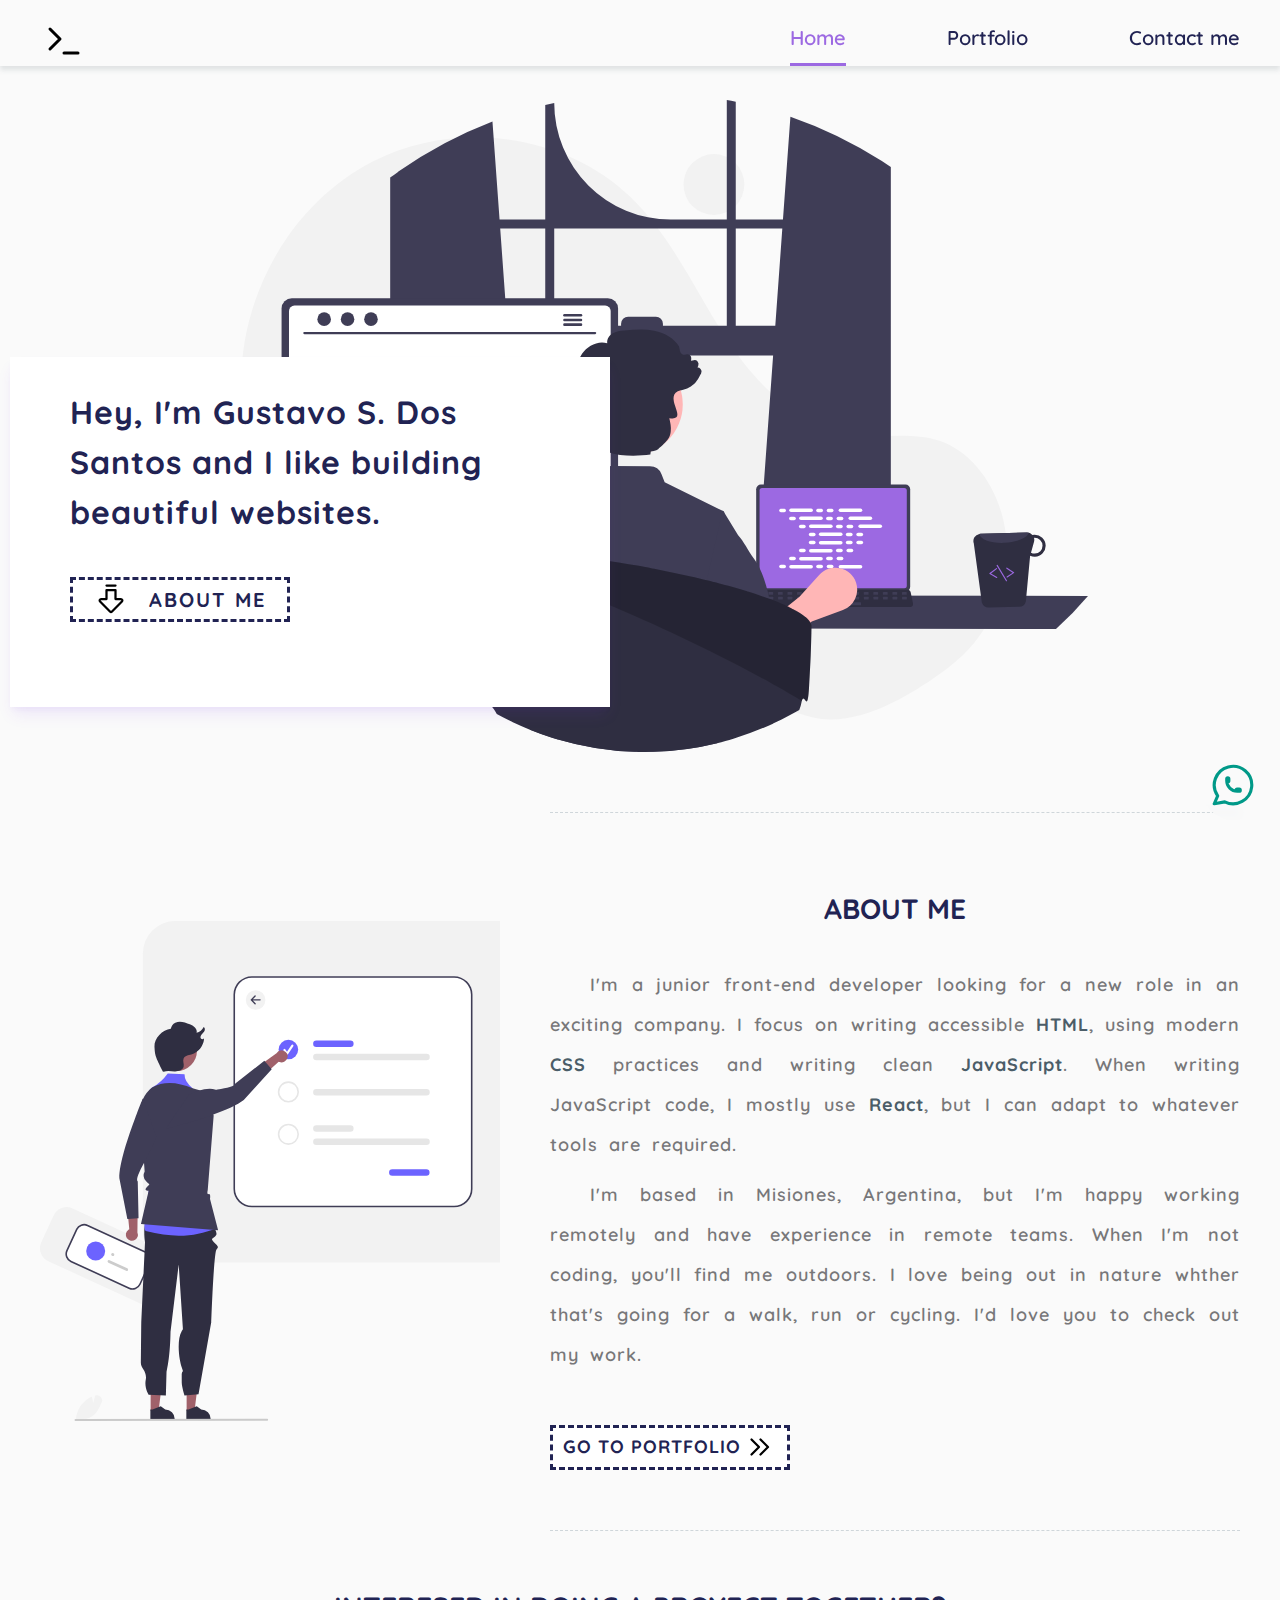
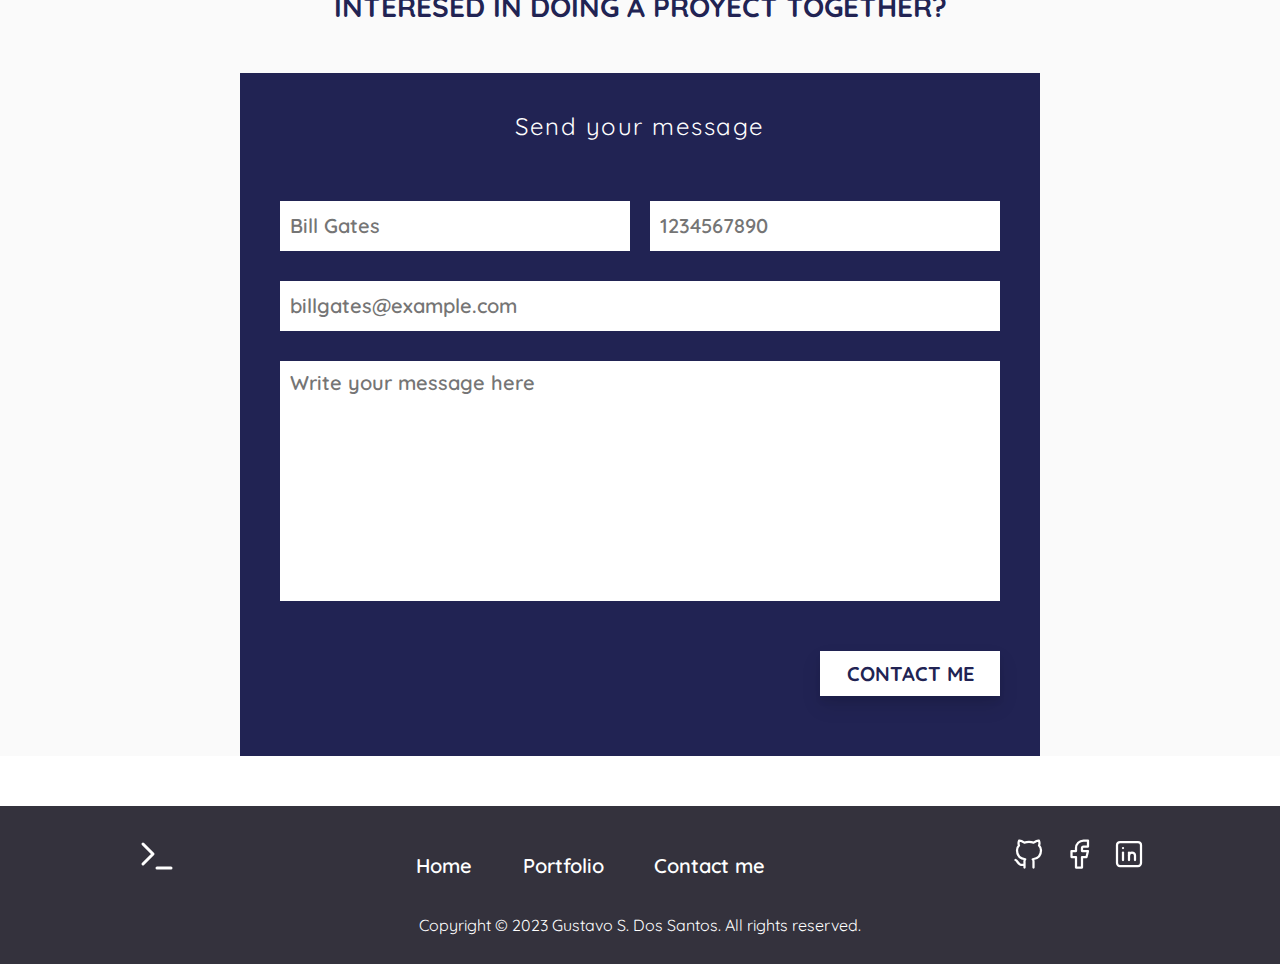
<file: index.html>
<!DOCTYPE html>
<html lang="en">

<head>
  <meta charset="UTF-8" />
  <link rel="icon" type="image/svg+xml" href="./images/logo.png" />
  <meta name="viewport" content="width=device-width, initial-scale=1.0" />
  <title>Portfolio - Gustavo 👨‍💻</title>

  <!-- Normalize css: A modern alternative to CSS resets -->
  <link rel="preload" href="./css/normalize.css" as="style">
  <link rel="stylesheet" href="./css/normalize.css">

  <!-- Animate style -->
  <link rel="stylesheet" href="https://cdnjs.cloudflare.com/ajax/libs/animate.css/4.1.1/animate.min.css" />

  <!-- My styles css -->
  <link rel="preload" href="./css/styles.css" as="style">
  <link rel="stylesheet" href="./css/styles.css">

</head>

<body id="top-home">
  <div class="container">

    <header class="header"> <!-- Start section header -->
      <a href="index.html"><svg class="logo" xmlns="http://www.w3.org/2000/svg"
          class="icon icon-tabler icon-tabler-terminal" width="36" height="36" viewBox="0 0 24 24" stroke-width="1.5"
          stroke="#000000" fill="none" stroke-linecap="round" stroke-linejoin="round">
          <path stroke="none" d="M0 0h24v24H0z" fill="none" />
          <path d="M5 7l5 5l-5 5" />
          <path d="M12 19l7 0" />
        </svg></a>

      <nav class="nav-principal"> <!-- Menu navigation -->
        <div class="nav-principal__container">
          <div class="nav-principal__menu">
            <a id="np-home" class="menu-active nav-principal__menu-link" href="#top-home">Home</a>
            <a class="nav-principal__menu-link" href="portfolio.html">Portfolio</a>
            <a id="np-contact-me" class="nav-principal__menu-link" href="#contact-me">Contact me</a>
          </div>
        </div>
      </nav>

      <button class="header__btn-menu header__btn-menu--open" aria-label="Toggle Navigation">
        <svg viewBox="-50 -40 100 80" width="26" height="26">
          <defs>
            <path id="line" fill="none" stroke="currentColor" stroke-width="15" stroke-linecap="round"
              d="M -40 0 h 80" />
          </defs>
          <g>
            <g class="translate" transform="translate(0 -30)">
              <g class="rotate" transform="rotate(-45)">
                <use transform="rotate(45)" href="#line" />
              </g>
            </g>
            <g class="rotate" transform="rotate(45)">
              <use transform="rotate(-45)" href="#line" />
            </g>
            <g class="translate" transform="translate(0 30)">
              <g class="rotate" transform="rotate(-45)">
                <use transform="rotate(45)" href="#line" />
              </g>
            </g>
          </g>
        </svg>
      </button><!-- Button menu open and close in mobile -->
    </header><!-- End section header -->


    <section class="hero"> <!-- Start section hero -->
      <img class="hero__image" src="./images/hero.svg" alt="hero image programmer">
      <div class="hero__content">
        <h1 class="hero__title">Hey, I'm Gustavo S. Dos Santos and I like building beautiful websites.</h1>
        <a class="hero__btn-about-me" href="#about-me">
          <svg xmlns="http://www.w3.org/2000/svg" class="icon icon-tabler icon-tabler-arrow-big-down-line" width="36"
            height="36" viewBox="0 0 24 24" stroke-width="1.5" stroke="#000000" fill="none" stroke-linecap="round"
            stroke-linejoin="round">
            <path stroke="none" d="M0 0h24v24H0z" fill="none" />
            <path
              d="M15 12h3.586a1 1 0 0 1 .707 1.707l-6.586 6.586a1 1 0 0 1 -1.414 0l-6.586 -6.586a1 1 0 0 1 .707 -1.707h3.586v-6h6v6z" />
            <path d="M15 3h-6" />
          </svg>
          About me
        </a>
      </div>
    </section> <!-- End section hero -->


    <main class="main">

      <section class="about-me" id="about-me"> <!-- Start section about me -->
        <div class="about-me__my-photo"></div>
        <div class="about-me__container">
          <h2 class="about-me__title">About me</h2>
          <p class="about-me__description">
            I'm a junior front-end developer looking for a new role in an exciting company. I focus on writing
            accessible
            <strong>HTML</strong>, using modern <strong>CSS</strong> practices and writing clean
            <strong>JavaScript</strong>. When writing JavaScript code, I mostly use <strong>React</strong>, but I can
            adapt to whatever tools are required.
          </p>
          <p class="about-me__description">
            I'm based in Misiones, Argentina, but I'm happy working remotely and have experience in remote teams. When
            I'm
            not coding, you'll find me outdoors. I love being out in nature
            whther that's going for a walk, run or cycling. I'd love you to check out my work.
          </p>
          <a class="about-me__btn-go-portfolio" href="portfolio.html">
            Go to portfolio
            <svg xmlns="http://www.w3.org/2000/svg" class="icon icon-tabler icon-tabler-chevrons-right" width="36"
              height="36" viewBox="0 0 24 24" stroke-width="1.5" stroke="#000000" fill="none" stroke-linecap="round"
              stroke-linejoin="round">
              <path stroke="none" d="M0 0h24v24H0z" fill="none" />
              <path d="M7 7l5 5l-5 5" />
              <path d="M13 7l5 5l-5 5" />
            </svg>
          </a>
        </div>
      </section> <!-- End section about me -->

      <section class="contact-me" id="contact-me"> <!-- Start section contact me -->
        <h2 class="contact-me__title">Interesed in doing a proyect together?</h2>
        <form action="#" class="form">
          <fieldset class="form__fieldset">
            <legend class="form__title">Send your message</legend>
            <div class="form__fields">
              <input id="name" autocomplete="name" class="form__field" type="text" placeholder="Bill Gates">
              <input id="email" autocomplete="email" class="form__field" type="email"
                placeholder="billgates@example.com">
              <input id="tel" autocomplete="tel" class="form__field" type="tel" placeholder="1234567890">
              <textarea id="message" class="form__field form__field-message"
                placeholder="Write your message here"></textarea>
            </div>
            <input class="contact-me__btn-contact-me pulse" type="submit" value="Contact me">
          </fieldset>
        </form><!--End form contact me -->

      </section> <!-- End section contact me -->
    </main>
  </div>

  <footer class="footer"> <!-- Start section footer -->
    <a class="footer__btn-chat-whatsapp" target="_blank" aria-label="Chat on WhatsApp"
      href="https://wa.me/543755595578?text=Hola.%20Quiero%20más%20información."><svg xmlns="http://www.w3.org/2000/svg"
        class="icon icon-tabler icon-tabler-brand-whatsapp" width="36" height="36" viewBox="0 0 24 24"
        stroke-width="1.5" stroke="#009988" fill="none" stroke-linecap="round" stroke-linejoin="round">
        <path stroke="none" d="M0 0h24v24H0z" fill="none" />
        <path d="M3 21l1.65 -3.8a9 9 0 1 1 3.4 2.9l-5.05 .9" />
        <path d="M9 10a.5 .5 0 0 0 1 0v-1a.5 .5 0 0 0 -1 0v1a5 5 0 0 0 5 5h1a.5 .5 0 0 0 0 -1h-1a.5 .5 0 0 0 0 1" />
      </svg>
    </a>
    <a class="footer__btn-scroll-top" href="#top-home">
      <svg xmlns="http://www.w3.org/2000/svg" class="icon icon-tabler icon-tabler-arrow-big-up-line" width="36"
        height="36" viewBox="0 0 24 24" stroke-width="1.5" stroke="#000000" fill="none" stroke-linecap="round"
        stroke-linejoin="round">
        <path stroke="none" d="M0 0h24v24H0z" fill="none" />
        <path
          d="M9 12h-3.586a1 1 0 0 1 -.707 -1.707l6.586 -6.586a1 1 0 0 1 1.414 0l6.586 6.586a1 1 0 0 1 -.707 1.707h-3.586v6h-6v-6z" />
        <path d="M9 21h6" />
      </svg>
    </a>
    <div class="footer__container">
      <a href="index.html"><svg class="logo" xmlns="http://www.w3.org/2000/svg"
          class="icon icon-tabler icon-tabler-terminal" width="36" height="36" viewBox="0 0 24 24" stroke-width="1.5"
          stroke="#ffffff" fill="none" stroke-linecap="round" stroke-linejoin="round">
          <path stroke="none" d="M0 0h24v24H0z" fill="none" />
          <path d="M5 7l5 5l-5 5" />
          <path d="M12 19l7 0" />
        </svg></a>
      <nav class="footer__nav">
        <a class="footer__nav-menu" href="#top-home">Home</a>
        <a class="footer__nav-menu" href="portfolio.html">Portfolio</a>
        <a class="footer__nav-menu" href="#contact-me">Contact me</a>
      </nav>
      <div class="socials">
        <a class="socials__link" href="https://github.com/GustavoSDS" target="_blank">
          <svg xmlns="http://www.w3.org/2000/svg" class="icon icon-tabler icon-tabler-brand-github" width="36"
            height="36" viewBox="0 0 24 24" stroke-width="1.5" stroke="#000000" fill="none" stroke-linecap="round"
            stroke-linejoin="round">
            <path stroke="none" d="M0 0h24v24H0z" fill="none" />
            <path
              d="M9 19c-4.3 1.4 -4.3 -2.5 -6 -3m12 5v-3.5c0 -1 .1 -1.4 -.5 -2c2.8 -.3 5.5 -1.4 5.5 -6a4.6 4.6 0 0 0 -1.3 -3.2a4.2 4.2 0 0 0 -.1 -3.2s-1.1 -.3 -3.5 1.3a12.3 12.3 0 0 0 -6.2 0c-2.4 -1.6 -3.5 -1.3 -3.5 -1.3a4.2 4.2 0 0 0 -.1 3.2a4.6 4.6 0 0 0 -1.3 3.2c0 4.6 2.7 5.7 5.5 6c-.6 .6 -.6 1.2 -.5 2v3.5" />
          </svg>
        </a>
        <a class="socials__link" href="https://www.facebook.com/gustavossds" target="_blank">
          <svg xmlns="http://www.w3.org/2000/svg" class="icon icon-tabler icon-tabler-brand-facebook" width="36"
            height="36" viewBox="0 0 24 24" stroke-width="1.5" stroke="#000000" fill="none" stroke-linecap="round"
            stroke-linejoin="round">
            <path stroke="none" d="M0 0h24v24H0z" fill="none" />
            <path d="M7 10v4h3v7h4v-7h3l1 -4h-4v-2a1 1 0 0 1 1 -1h3v-4h-3a5 5 0 0 0 -5 5v2h-3" />
          </svg>
        </a>
        <a class="socials__link" href="https://www.linkedin.com/in/gustavossds/" target="_blank">
          <svg xmlns="http://www.w3.org/2000/svg" class="icon icon-tabler icon-tabler-brand-linkedin" width="36"
            height="36" viewBox="0 0 24 24" stroke-width="1.5" stroke="#000000" fill="none" stroke-linecap="round"
            stroke-linejoin="round">
            <path stroke="none" d="M0 0h24v24H0z" fill="none" />
            <path d="M4 4m0 2a2 2 0 0 1 2 -2h12a2 2 0 0 1 2 2v12a2 2 0 0 1 -2 2h-12a2 2 0 0 1 -2 -2z" />
            <path d="M8 11l0 5" />
            <path d="M8 8l0 .01" />
            <path d="M12 16l0 -5" />
            <path d="M16 16v-3a2 2 0 0 0 -4 0" />
          </svg>
        </a>
        <!--       <a class="socials__link" href="#">
        <svg xmlns="http://www.w3.org/2000/svg" class="icon icon-tabler icon-tabler-mail" width="36" height="36"
          viewBox="0 0 24 24" stroke-width="1.5" stroke="#000000" fill="none" stroke-linecap="round"
          stroke-linejoin="round">
          <path stroke="none" d="M0 0h24v24H0z" fill="none" />
          <path d="M3 7a2 2 0 0 1 2 -2h14a2 2 0 0 1 2 2v10a2 2 0 0 1 -2 2h-14a2 2 0 0 1 -2 -2v-10z" />
          <path d="M3 7l9 6l9 -6" />
        </svg>
      </a> -->
      </div>
    </div>
    <p class="footer__copy">
      Copyright © 2023 Gustavo S. Dos Santos. All rights reserved.
    </p>
  </footer> <!-- End section footer -->


  <script type="module" src="./js/main.js"></script>
  <script src="js/anime.min.js"></script>
</body>

</html>
</file>
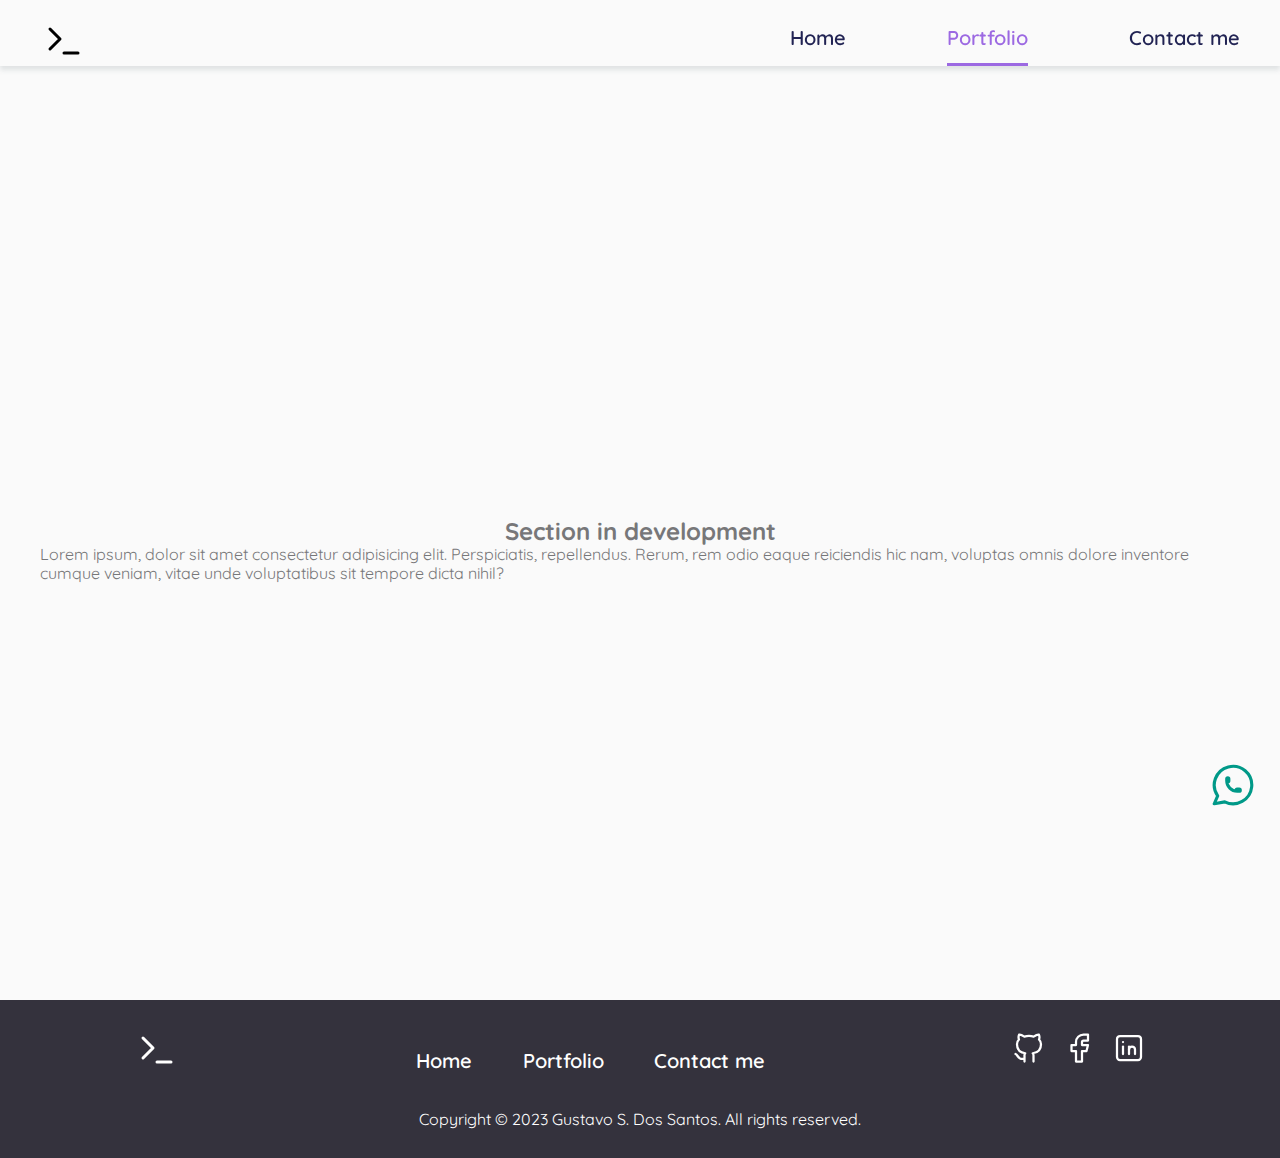
<file: portfolio.html>
<!DOCTYPE html>
<html lang="en">

<head>
  <meta charset="UTF-8" />
  <link rel="icon" type="image/svg+xml" href="./images/logo.png" />
  <meta name="viewport" content="width=device-width, initial-scale=1.0" />
  <title>Portfolio - Gustavo 👨‍💻</title>

  <!-- Normalize css: A modern alternative to CSS resets -->
  <link rel="preload" href="./css/normalize.css" as="style">
  <link rel="stylesheet" href="./css/normalize.css">

  <!-- Animate style -->
  <link rel="stylesheet" href="https://cdnjs.cloudflare.com/ajax/libs/animate.css/4.1.1/animate.min.css" />

  <!-- My styles css -->
  <link rel="preload" href="./css/styles.css" as="style">
  <link rel="stylesheet" href="./css/styles.css">

</head>

<body id="top-home">
  <div class="container">
    <header class="header">
      <a href="index.html"><svg class="logo" xmlns="http://www.w3.org/2000/svg"
          class="icon icon-tabler icon-tabler-terminal" width="36" height="36" viewBox="0 0 24 24" stroke-width="1.5"
          stroke="#000000" fill="none" stroke-linecap="round" stroke-linejoin="round">
          <path stroke="none" d="M0 0h24v24H0z" fill="none" />
          <path d="M5 7l5 5l-5 5" />
          <path d="M12 19l7 0" />
        </svg></a>
      <nav class="nav-principal">
        <div class="nav-principal__container">
          <div class="nav-principal__menu">
            <a id="np-home" class="nav-principal__menu-link" href="index.html">Home</a>
            <a class="nav-principal__menu-link menu-active" href="#">Portfolio</a>
            <a id="np-contact-me" class="nav-principal__menu-link" href="#contact-me">Contact me</a>
          </div>
        </div>
      </nav>
      <button class="header__btn-menu header__btn-menu--open" aria-label="Toggle Navigation">
        <svg viewBox="-50 -40 100 80" width="26" height="26">
          <defs>
            <path id="line" fill="none" stroke="currentColor" stroke-width="15" stroke-linecap="round"
              d="M -40 0 h 80" />
          </defs>
          <g>
            <g class="translate" transform="translate(0 -30)">
              <g class="rotate" transform="rotate(-45)">
                <use transform="rotate(45)" href="#line" />
              </g>
            </g>
            <g class="rotate" transform="rotate(45)">
              <use transform="rotate(-45)" href="#line" />
            </g>
            <g class="translate" transform="translate(0 30)">
              <g class="rotate" transform="rotate(-45)">
                <use transform="rotate(45)" href="#line" />
              </g>
            </g>
          </g>
        </svg>
      </button><!-- Button menu open and close in mobile -->
    </header>


    <main class="main">
      
      <section class="section-proyects">
        <h2 class="section-proyects__title">Section in development</h2>
        <p class="section-proyects__description">
          Lorem ipsum, dolor sit amet consectetur adipisicing elit. Perspiciatis, repellendus. Rerum, rem odio eaque reiciendis hic nam, voluptas omnis dolore inventore cumque veniam, vitae unde voluptatibus sit tempore dicta nihil?
        </p>
      </section>

    </main>

  </div>

  <footer class="footer"> <!-- Start section footer -->
    <a class="footer__btn-chat-whatsapp" target="_blank" aria-label="Chat on WhatsApp"
      href="https://wa.me/543755595578?text=Hola.%20Quiero%20más%20información."><svg xmlns="http://www.w3.org/2000/svg"
        class="icon icon-tabler icon-tabler-brand-whatsapp" width="36" height="36" viewBox="0 0 24 24"
        stroke-width="1.5" stroke="#009988" fill="none" stroke-linecap="round" stroke-linejoin="round">
        <path stroke="none" d="M0 0h24v24H0z" fill="none" />
        <path d="M3 21l1.65 -3.8a9 9 0 1 1 3.4 2.9l-5.05 .9" />
        <path d="M9 10a.5 .5 0 0 0 1 0v-1a.5 .5 0 0 0 -1 0v1a5 5 0 0 0 5 5h1a.5 .5 0 0 0 0 -1h-1a.5 .5 0 0 0 0 1" />
      </svg>
    </a>
    <a class="footer__btn-scroll-top" href="#top-home">
      <svg xmlns="http://www.w3.org/2000/svg" class="icon icon-tabler icon-tabler-arrow-big-up-line" width="36"
        height="36" viewBox="0 0 24 24" stroke-width="1.5" stroke="#000000" fill="none" stroke-linecap="round"
        stroke-linejoin="round">
        <path stroke="none" d="M0 0h24v24H0z" fill="none" />
        <path
          d="M9 12h-3.586a1 1 0 0 1 -.707 -1.707l6.586 -6.586a1 1 0 0 1 1.414 0l6.586 6.586a1 1 0 0 1 -.707 1.707h-3.586v6h-6v-6z" />
        <path d="M9 21h6" />
      </svg>
    </a>
    <div class="footer__container">
      <a href="index.html"><svg class="logo" xmlns="http://www.w3.org/2000/svg"
          class="icon icon-tabler icon-tabler-terminal" width="36" height="36" viewBox="0 0 24 24" stroke-width="1.5"
          stroke="#ffffff" fill="none" stroke-linecap="round" stroke-linejoin="round">
          <path stroke="none" d="M0 0h24v24H0z" fill="none" />
          <path d="M5 7l5 5l-5 5" />
          <path d="M12 19l7 0" />
        </svg></a>
      <nav class="footer__nav">
        <a class="footer__nav-menu" href="#top-home">Home</a>
        <a class="footer__nav-menu" href="portfolio.html">Portfolio</a>
        <a class="footer__nav-menu" href="#contact-me">Contact me</a>
      </nav>
      <div class="socials">
        <a class="socials__link" href="https://github.com/GustavoSDS" target="_blank">
          <svg xmlns="http://www.w3.org/2000/svg" class="icon icon-tabler icon-tabler-brand-github" width="36"
            height="36" viewBox="0 0 24 24" stroke-width="1.5" stroke="#000000" fill="none" stroke-linecap="round"
            stroke-linejoin="round">
            <path stroke="none" d="M0 0h24v24H0z" fill="none" />
            <path
              d="M9 19c-4.3 1.4 -4.3 -2.5 -6 -3m12 5v-3.5c0 -1 .1 -1.4 -.5 -2c2.8 -.3 5.5 -1.4 5.5 -6a4.6 4.6 0 0 0 -1.3 -3.2a4.2 4.2 0 0 0 -.1 -3.2s-1.1 -.3 -3.5 1.3a12.3 12.3 0 0 0 -6.2 0c-2.4 -1.6 -3.5 -1.3 -3.5 -1.3a4.2 4.2 0 0 0 -.1 3.2a4.6 4.6 0 0 0 -1.3 3.2c0 4.6 2.7 5.7 5.5 6c-.6 .6 -.6 1.2 -.5 2v3.5" />
          </svg>
        </a>
        <a class="socials__link" href="https://www.facebook.com/gustavossds" target="_blank">
          <svg xmlns="http://www.w3.org/2000/svg" class="icon icon-tabler icon-tabler-brand-facebook" width="36"
            height="36" viewBox="0 0 24 24" stroke-width="1.5" stroke="#000000" fill="none" stroke-linecap="round"
            stroke-linejoin="round">
            <path stroke="none" d="M0 0h24v24H0z" fill="none" />
            <path d="M7 10v4h3v7h4v-7h3l1 -4h-4v-2a1 1 0 0 1 1 -1h3v-4h-3a5 5 0 0 0 -5 5v2h-3" />
          </svg>
        </a>
        <a class="socials__link" href="https://www.linkedin.com/in/gustavossds/" target="_blank">
          <svg xmlns="http://www.w3.org/2000/svg" class="icon icon-tabler icon-tabler-brand-linkedin" width="36"
            height="36" viewBox="0 0 24 24" stroke-width="1.5" stroke="#000000" fill="none" stroke-linecap="round"
            stroke-linejoin="round">
            <path stroke="none" d="M0 0h24v24H0z" fill="none" />
            <path d="M4 4m0 2a2 2 0 0 1 2 -2h12a2 2 0 0 1 2 2v12a2 2 0 0 1 -2 2h-12a2 2 0 0 1 -2 -2z" />
            <path d="M8 11l0 5" />
            <path d="M8 8l0 .01" />
            <path d="M12 16l0 -5" />
            <path d="M16 16v-3a2 2 0 0 0 -4 0" />
          </svg>
        </a>
      </div>
    </div>
    <p class="footer__copy">
      Copyright © 2023 Gustavo S. Dos Santos. All rights reserved.
    </p>
  </footer> <!-- End section footer -->

  <script type="module" src="./js/main.js"></script>
  <script src="js/anime.min.js"></script>
</body>

</html>
</file>
<file: css/styles.css>
@import url("https://fonts.googleapis.com/css2?family=Quicksand:wght@300;400;600;700&display=swap");
/* Font family */
/* Colors */
/* Font sizes */
:root {
  font-family: quicksand;
  font-synthesis: none;
  text-rendering: optimizeLegibility;
  -webkit-font-smoothing: antialiased;
  -moz-osx-font-smoothing: grayscale;
  -webkit-text-size-adjust: 100%;
}

* {
  margin: 0;
  padding: 0;
  box-sizing: border-box;
}

html {
  font-size: 62.5%;
}

body {
  font-size: 16px;
  min-width: 30rem;
  margin: 0 auto;
  color: #777779;
}

.container {
  background-color: #FAFAFA;
}
@media (min-width: 700px) {
  .container {
    max-width: 130rem;
    margin: auto;
    padding-top: 10rem;
  }
}

.logo {
  width: 42px;
  height: 42px;
}
.logo:hover {
  cursor: pointer;
}

/* Styles section Header */
.header {
  position: relative;
  padding: 1rem;
  box-shadow: 0px 4px 5px 0px rgba(75, 93, 104, 0.15);
  display: flex;
  align-items: center;
  justify-content: space-between;
  z-index: 10;
}
.header__btn-menu {
  width: 42px;
  height: 42px;
  display: grid;
  place-content: center;
  border: none;
  outline: none;
  background-color: transparent;
  transition: all 0.3s ease;
  position: relative;
}
.header__btn-menu-close {
  width: 100%;
}
.header__btn-menu--open:hover {
  cursor: pointer;
  stroke: #4B5D68;
  transform: scale(1.08);
}
.header__btn-menu--close {
  position: absolute;
  top: 1rem;
  left: 50%;
  transform: translateX(-50%);
}
.header__btn-menu--close:hover {
  cursor: pointer;
  transform: translateX(-50%);
  stroke: #9C69E2;
}
.header .nav-principal {
  visibility: hidden;
  position: absolute;
  width: 100%;
  height: 100vh;
  top: 0;
  right: 0;
  z-index: 10;
  background-color: rgba(0, 0, 0, 0.6);
  transition: all 0.4s easeInOut;
}
.header .nav-principal__container {
  width: 70%;
  height: 100vh;
  right: 0;
  z-index: 100;
  position: absolute;
  background-color: #FFFFFF;
  box-shadow: rgba(125, 59, 236, 0.1) 0px 10px 15px -3px, rgba(125, 59, 236, 0.05) 0px 4px 6px -2px;
}
.header .nav-principal__menu {
  display: flex;
  flex-direction: column;
  align-items: center;
  justify-content: space-evenly;
  height: 20rem;
}
.header .nav-principal__menu-link {
  font-size: 1.8rem;
  text-decoration: none;
  font-weight: 600;
  color: #212353;
  transition: all 0.3s ease;
}
.header .nav-principal__menu-link:hover {
  color: #9C69E2;
  transform: scale(1.1);
}

/* Styles section Hero */
.hero {
  margin: 3rem 0 1rem;
  min-height: 40rem;
}
.hero__image {
  width: 100%;
  height: 20rem;
  display: block;
  margin: 0 auto;
}
.hero__content {
  padding: 1rem;
}
.hero__title {
  color: #212353;
  font-size: 2.8rem;
  text-align: center;
}
.hero__btn-about-me {
  position: relative;
  margin: 4rem auto 4rem;
  padding: unset;
  width: 18rem;
  height: 4.2rem;
  display: flex;
  place-content: unset;
  text-decoration: none;
  text-transform: uppercase;
  font-weight: 600;
  font-size: 1.6rem;
  color: #212353;
  background-color: #FFFFFF;
  border: 3px dashed #212353;
  transition: all 0.3s ease;
  align-items: center;
}
.hero__btn-about-me:hover {
  cursor: pointer;
  background-color: #212353;
  color: #FFFFFF;
  border: none;
  transform: scale(1.03);
}
.hero__btn-about-me:hover svg {
  stroke: #FFFFFF;
}
.hero__btn-about-me svg {
  margin: 0 2rem;
}

.main {
  /* Styles section About Me */
  /* Styles section Contact Me */
}
.main .about-me {
  padding: 0 1rem;
  margin-bottom: 2rem;
}
.main .about-me__my-photo {
  display: block;
  margin: 0 auto;
  width: 100%;
  height: 25rem;
  background: url("../images/my-photo.svg") no-repeat;
  background-size: 100%;
  background-position: center;
}
.main .about-me__container {
  border-top: 1px dashed #CFD6DA;
  border-bottom: 1px dashed #CFD6DA;
}
.main .about-me__title, .main .contact-me__title {
  color: #212353;
  margin: 4rem 0 3rem;
  text-transform: uppercase;
  font-weight: 700;
  font-size: 2.4rem;
  text-align: center;
}
.main .about-me__description {
  text-indent: 4rem;
  text-align: justify;
  color: #777779;
  font-weight: 600;
  line-height: 2.9rem;
  letter-spacing: 0.12rem;
  font-size: 1.8rem;
}
.main .about-me__description strong {
  color: #4B5D68;
}
.main .about-me__btn-go-portfolio {
  margin: 4rem auto 4rem;
  padding: unset;
  width: 20rem;
  height: 4.5rem;
  display: flex;
  place-content: none;
  text-decoration: none;
  text-transform: uppercase;
  font-weight: 600;
  font-size: 1.6rem;
  color: #212353;
  background-color: #FFFFFF;
  border: 3px dashed #212353;
  transition: all 0.3s ease;
  align-items: center;
  justify-content: space-evenly;
}
.main .about-me__btn-go-portfolio:hover {
  cursor: pointer;
  background-color: #212353;
  color: #FFFFFF;
  border: none;
  transform: scale(1.03);
}
.main .about-me__btn-go-portfolio:hover svg {
  stroke: #FFFFFF;
}
.main .contact-me {
  padding: 4rem 0 0;
  text-align: center;
}
.main .contact-me__title {
  text-indent: unset;
  padding: 0 1rem;
  color: #212353;
  margin-bottom: 3rem;
}
.main .contact-me .form {
  background-color: #212353;
  padding-bottom: 1rem;
}
.main .contact-me .form__fieldset {
  border: none;
  padding: 2rem;
}
.main .contact-me .form__title {
  color: #FFFFFF;
  padding: 2rem 0;
  font-size: 2rem;
}
.main .contact-me .form__fields {
  height: 35rem;
  display: flex;
  flex-direction: column;
  align-content: center;
  justify-content: space-between;
}
.main .contact-me .form__field {
  font-weight: 600;
  width: 100%;
  height: 4.5rem;
  padding: 0 1rem;
  border: none;
  outline: none;
}
.main .contact-me .form__field-message {
  resize: none;
  padding: 1rem;
  height: 15rem;
}
.main .contact-me__btn-contact-me {
  margin: 5rem auto 3rem;
  padding: unset;
  width: 18rem;
  height: 4.5rem;
  display: grid;
  place-content: center;
  text-decoration: none;
  text-transform: uppercase;
  font-weight: 600;
  font-size: 1.6rem;
  color: #212353;
  background-color: #FFFFFF;
  border: none;
  transition: all 0.3s ease;
}
.main .contact-me__btn-contact-me:hover {
  cursor: pointer;
  background-color: #68C9BA;
  color: #FFFFFF;
  border: none;
  transform: scale(1.03);
}

.footer {
  width: 100%;
  background-color: #34323D;
  position: relative;
}
.footer__btn-chat-whatsapp {
  position: fixed;
  bottom: 0;
  right: 0;
  margin: 4rem 1.5rem 8rem;
  padding: 0.7rem;
  -webkit-backdrop-filter: blur(5px);
  backdrop-filter: blur(5px);
  border-radius: 50%;
  transition: all 0.4s ease;
}
.footer__btn-chat-whatsapp:hover svg {
  stroke: #68C9BA;
  filter: brightness(70%);
  transform: scale(1.1);
}
.footer__btn-scroll-top {
  margin: 0 0.5rem 3rem;
  padding: unset;
  width: 6rem;
  height: 4rem;
  display: none;
  place-content: center;
  text-decoration: none;
  text-transform: unset;
  font-weight: 0;
  font-size: 1.6rem;
  color: unset;
  background-color: #212353;
  border: none;
  transition: all 0.3s ease;
  position: fixed;
  right: 0;
  bottom: 0;
}
.footer__btn-scroll-top svg {
  stroke: #FFFFFF;
}
.footer__btn-scroll-top:hover {
  cursor: pointer;
  filter: brightness(1.5);
}
.footer__container {
  padding: 4rem 0;
  display: flex;
  flex-direction: column;
  align-items: center;
}
.footer__copy {
  padding: 0 2rem 4rem;
  text-align: center;
  color: #FFFFFF;
}
.footer__nav {
  margin: 1.5rem 0 3rem;
  height: 10rem;
  display: flex;
  flex-direction: column;
  align-items: center;
  justify-content: space-between;
}
.footer__nav-menu {
  text-decoration: none;
  color: #FFFFFF;
  font-weight: 600;
  transition: all 0.3s ease;
}
.footer__nav-menu:hover {
  color: #9C69E2;
  transform: scale(1.1);
}
.footer .socials__link {
  text-decoration: none;
}
.footer .socials__link svg {
  stroke: #FFFFFF;
}
.footer .socials__link svg:hover {
  fill: #212353;
}

@media (min-width: 680px) {
  .logo {
    width: 64px;
    height: 64px;
  }
  .header {
    position: fixed;
    width: 100%;
    top: 0;
    left: 0;
    padding: 2rem 2rem 0;
    -webkit-backdrop-filter: blur(8px);
    backdrop-filter: blur(8px);
  }
  .header__btn-menu {
    display: none;
  }
  .header .nav-principal {
    visibility: visible;
    height: 100%;
    position: relative;
    display: flex;
    justify-content: center;
    background-color: unset;
  }
  .header .nav-principal__container {
    background-color: unset;
    position: relative;
    height: 6rem;
    box-shadow: none;
  }
  .header .nav-principal__menu {
    flex-direction: row;
    padding-top: 1rem;
    height: 100%;
  }
  .header .nav-principal__menu-link {
    height: 100%;
    font-size: 20.8px;
  }
  .header .nav-principal__menu-link:hover {
    border-bottom: 2px solid #9C69E2;
  }
  .hero {
    margin: 0 auto 4rem;
  }
  .hero__image {
    width: 80%;
    height: 100%;
  }
  .hero__title {
    font-size: 32px;
    line-height: 5rem;
    letter-spacing: 0.1rem;
    max-width: 60rem;
    margin: 2rem auto;
    text-align: left;
  }
  .hero__btn-about-me {
    margin: 5rem auto;
    width: 24rem;
    height: 5rem;
    letter-spacing: 0.2rem;
    font-size: 22.4px;
    font-weight: 700;
  }
  .hero__btn-about-me svg {
    margin: 0 2rem;
  }
  .main {
    /* Styles section Contact me */
  }
  .main .about-me {
    padding: 0 2rem 2rem;
    margin-bottom: 2rem;
  }
  .main .about-me__my-photo {
    height: 50rem;
    width: 98%;
  }
  .main .about-me__title {
    font-size: 32px;
    text-align: center;
    margin-bottom: 4.2rem;
  }
  .main .about-me__description {
    padding: 0 3rem;
    font-size: 22.4px;
    line-height: 4rem;
    letter-spacing: 0.2rem;
    word-spacing: 0.5rem;
  }
  .main .about-me__btn-go-portfolio {
    margin: 6rem auto;
    padding: 0 1rem;
    height: 5.5rem;
    width: 30rem;
    font-size: 22.4px;
    letter-spacing: 0.1rem;
    font-weight: 700;
  }
  .main .contact-me {
    padding-top: 0;
  }
  .main .contact-me__title {
    padding: 0 2rem;
    font-size: 32px;
    margin-bottom: 6rem;
  }
  .main .contact-me .form {
    padding-top: 2rem;
  }
  .main .contact-me .form__fieldset {
    padding: 4rem 4rem 0;
  }
  .main .contact-me .form__title {
    font-size: 25.6px;
    letter-spacing: 0.15rem;
  }
  .main .contact-me .form__fields {
    height: 40rem;
    display: grid;
    grid-template-columns: repeat(2, 1fr);
    grid-template-rows: repeat(3, 1fr);
    gap: 2rem;
  }
  .main .contact-me .form__field {
    padding: 0 2rem;
    height: 5rem;
    font-size: 20.8px;
  }
  .main .contact-me .form__field:nth-child(2) {
    grid-row: 2/3;
    grid-column: 1/3;
  }
  .main .contact-me .form__field-message {
    font-size: 20.8px;
    padding: 2rem;
    height: 25rem;
    grid-column: 1/3;
    grid-row: 3/4;
  }
  .main .contact-me__btn-contact-me {
    margin: 6rem auto;
    width: 20rem;
    height: 5rem;
    font-size: 22.4px;
    font-weight: 700;
  }
  /* Styles section footer */
  .footer__btn-scroll-top {
    height: 5.5rem;
    width: 7rem;
  }
  .footer__container {
    padding: 1rem 4rem;
    flex-direction: row;
    justify-content: space-around;
  }
  .footer__nav {
    padding-top: 2.2rem;
    width: 39rem;
    flex-direction: row;
    justify-content: space-around;
  }
  .footer__nav-menu {
    font-size: 20.8px;
  }
  .footer .socials__link {
    margin-left: 1rem;
  }
  .footer .socials__link svg {
    width: 42px;
    height: 42px;
  }
}
@media (min-width: 1024px) {
  .logo {
    width: 48px;
    height: 48px;
  }
  /* Styles section Header */
  .header {
    z-index: 10;
    padding: 1.5rem 4rem 0;
  }
  .header__btn-menu {
    display: none;
  }
  .header .nav-principal {
    visibility: visible;
    justify-content: flex-end;
  }
  .header .nav-principal__container {
    width: 45rem;
    height: 5rem;
  }
  .header .nav-principal__menu {
    justify-content: space-between;
  }
  .header .nav-principal__menu-link {
    font-size: 2rem;
  }
  .header .nav-principal__menu-link:hover {
    border-bottom: 3px solid #9C69E2;
  }
  /* Styles section Hero */
  .hero {
    margin: 0 auto 4rem;
    position: relative;
  }
  .hero__image {
    width: 70%;
  }
  .hero__content {
    animation: fadeInLeft;
    animation-duration: 1.5s;
    box-shadow: rgba(125, 59, 236, 0.1) 0px 10px 15px -3px, rgba(125, 59, 236, 0.05) 0px 4px 6px -2px;
    width: 60rem;
    height: 35rem;
    position: absolute;
    bottom: 4.5rem;
    left: 1rem;
    background-color: #FFFFFF;
  }
  .hero__title {
    padding: 0 3.5rem;
    font-size: 3.2rem;
    max-width: 55rem;
    text-align: left;
  }
  .hero__btn-about-me {
    margin: 4rem 5rem 0;
    width: 22rem;
    height: 4.5rem;
    font-size: 2rem;
    z-index: 1;
  }
  .main {
    /* Styles section About me */
    /* Styles section Contact me */
  }
  /* Styles section footer */
}
@media (min-width: 1024px) and (min-width: 1240px) {
  .main .about-me {
    display: flex;
    align-items: center;
    justify-content: space-between;
    column-gap: 5rem;
    padding: 2rem;
    margin: 4rem 2rem;
  }
  .main .about-me__my-photo {
    width: 40%;
    background: url("../images/my-photo-desktop.svg");
    background-size: cover;
  }
  .main .about-me__container {
    padding-top: 4rem;
    width: 60%;
  }
  .main .about-me__title {
    font-size: 2.8rem;
    margin-bottom: 4rem;
  }
  .main .about-me__description {
    padding: 0;
    font-size: 1.8rem;
    letter-spacing: 0.1rem;
    margin-bottom: 1rem;
  }
  .main .about-me__btn-go-portfolio {
    margin: 5rem 0 6rem;
    height: 4.5rem;
    width: 24rem;
    font-size: 1.8rem;
    letter-spacing: 0.1rem;
    font-weight: 700;
  }
}
@media (min-width: 1024px) {
  .main .contact-me {
    padding-top: 1rem;
    max-width: 80rem;
    padding: 0;
    margin: 0 auto 5rem;
  }
  .main .contact-me__title {
    font-size: 2.8rem;
    width: max-content;
    margin: 0 auto 5rem;
  }
  .main .contact-me .form__fieldset {
    padding: 4rem 4rem 0;
  }
  .main .contact-me .form__title {
    font-size: 2.4rem;
  }
  .main .contact-me .form__field {
    padding: 0 1rem;
    font-size: 2rem;
  }
  .main .contact-me .form__field-message {
    font-size: 2rem;
    padding: 1rem;
    height: 24rem;
  }
  .main .contact-me__btn-contact-me {
    margin: 5rem 0 5rem 54rem;
    width: 18rem;
    height: 4.5rem;
    font-size: 2rem;
  }
}
@media (min-width: 1024px) {
  .footer__btn-chat-whatsapp svg {
    width: 5rem;
    height: 5rem;
  }
  .footer__btn-scroll-top {
    width: 8rem;
  }
  .footer__container {
    padding: 0 4rem;
  }
  .footer__copy {
    padding: 1rem 0 3rem;
  }
  .footer__nav {
    margin: 0;
    padding-top: 2rem;
    width: 45rem;
    justify-content: space-evenly;
  }
  .footer__nav-menu {
    font-size: 2rem;
  }
  .footer .socials__link svg {
    width: 36px;
    height: 36px;
  }
}
.section-proyects {
  height: 100vh;
  display: flex;
  margin: auto;
  flex-direction: column;
  align-items: center;
  justify-content: center;
  max-width: 120rem;
}

/* display utility */
.menu-active {
  color: #9C69E2 !important;
  border-bottom: 3px solid #9C69E2;
}
.menu-active:hover {
  border-bottom: 3px solid #9C69E2;
}

.pulse {
  margin-top: 20px;
  padding: 20px 40px;
  background-color: #4E4DED;
  border: 0;
  color: white;
  font-size: 1rem;
  font-weight: 500;
  box-shadow: 0 10px 20px rgba(0, 0, 0, 0.1), 0 6px 6px rgba(0, 0, 0, 0.05);
  animation: shadow-pulse 1s infinite;
  cursor: pointer;
}

@keyframes shadow-pulse {
  0% {
    box-shadow: 0 0 0 0px rgba(255, 255, 255, 0.2);
  }
  100% {
    box-shadow: 0 0 0 35px rgba(255, 255, 255, 0);
  }
}
.header__btn-menu {
  z-index: 1000;
}

button .translate {
  transition: transform 0.25s ease-in-out;
  transition-delay: 0.25s;
}

button .rotate {
  transition: transform 0.25s ease-in-out;
  transition-delay: 0s;
}

button.open .translate {
  transform: translateY(0);
  transition-delay: 0s;
}

button.open .rotate {
  transform: rotate(0);
  transition-delay: 0.25s;
}

/*# sourceMappingURL=styles.css.map */
</file>
